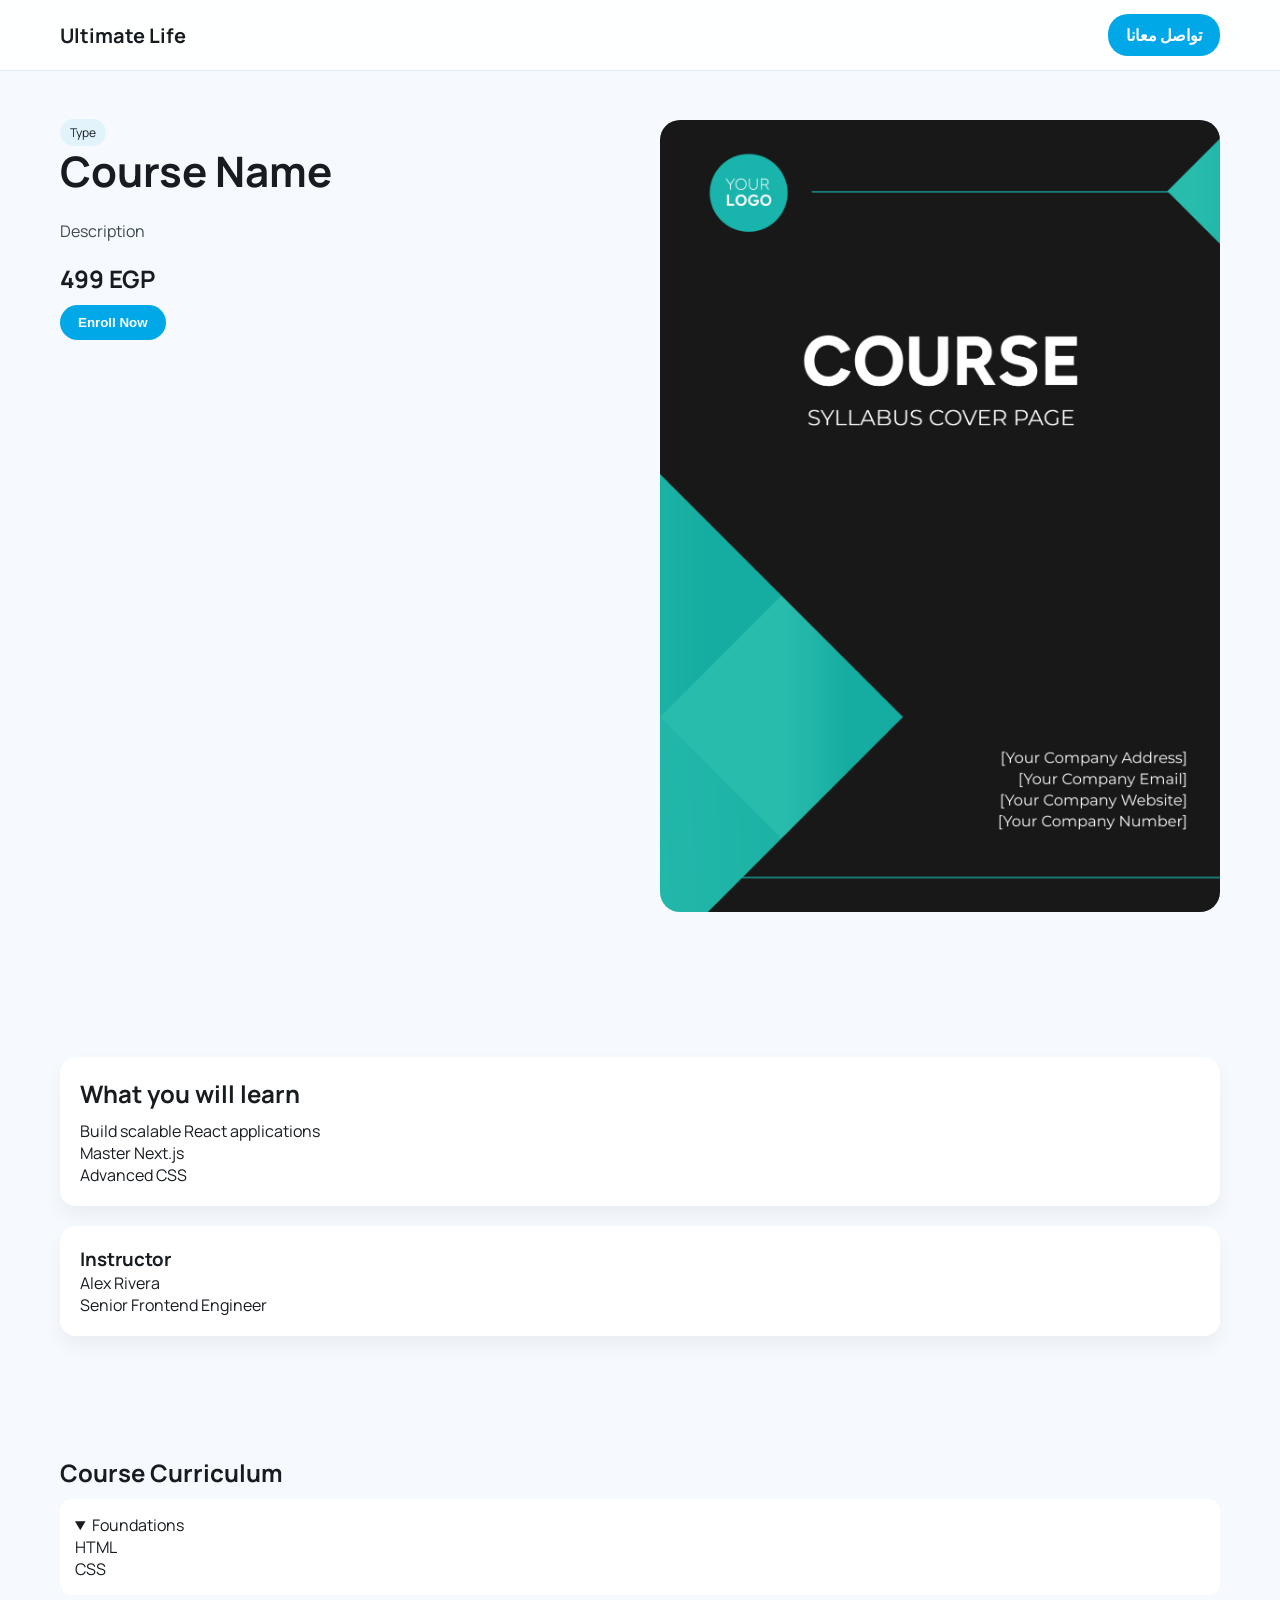
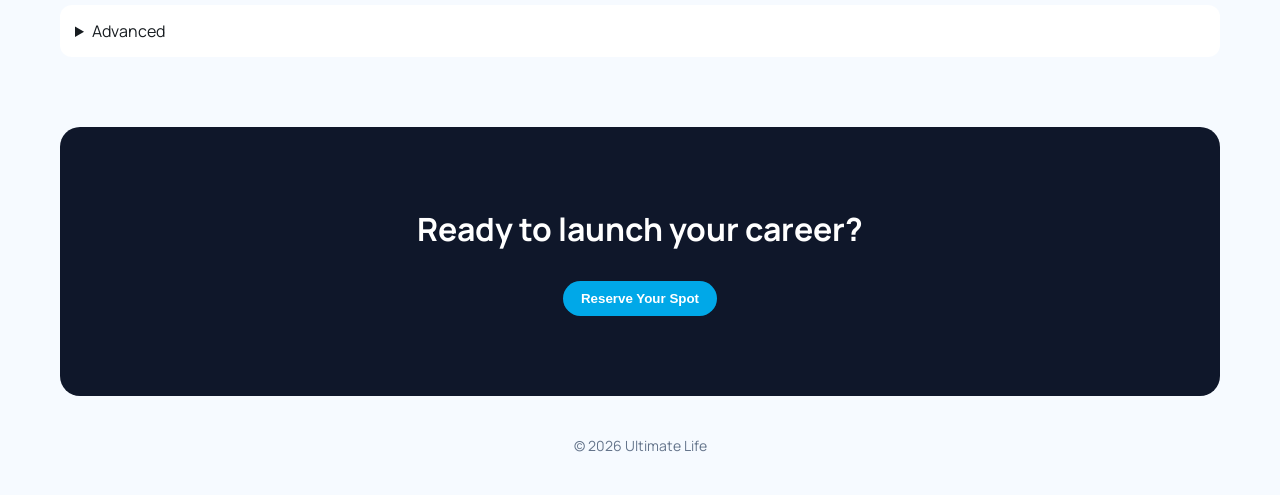
<file: course-template.html>
<!doctype html>
<html lang="en">
  <head>
    <meta charset="utf-8" />
    <meta name="viewport" content="width=device-width, initial-scale=1.0" />
    <title>Course Name | Ultimate Life</title>

    <link
      href="https://fonts.googleapis.com/css2?family=Lexend:wght@400;600;700&family=Manrope:wght@400;500;600;700&display=swap"
      rel="stylesheet"
    />
    <link rel="stylesheet" href="/css/course.css" />
    <link rel="stylesheet" href="/css/style.css">
    <script src="/js/header.js"></script>

  </head>

  <body>
  <div id="header"></div>

    <main class="container">
      <!-- HERO -->
      <section class="hero">
        <div>
          <span class="tag">Type</span>
          <h1>Course Name</h1>
          <p>Description</p>
          <h2>499 EGP</h2>
          <button class="btn">Enroll Now</button>
        </div>

        <div>
          <img
            src="pics/course-temp.jpg"
          />
        </div>
      </section>

      <!-- DETAILS -->
      <section class="section">
        <div class="grid">
          <div class="card">
            <h2>What you will learn</h2>
            <p>Build scalable React applications</p>
            <p>Master Next.js</p>
            <p>Advanced CSS</p>
          </div>

          <div class="card">
            <h3>Instructor</h3>
            <p>Alex Rivera</p>
            <p>Senior Frontend Engineer</p>
          </div>
        </div>
      </section>

      <!-- CURRICULUM -->
      <section class="section">
        <h2>Course Curriculum</h2>

        <details open>
          <summary>Foundations</summary>
          <p>HTML</p>
          <p>CSS</p>
        </details>

        <details>
          <summary>Advanced</summary>
          <p>React</p>
        </details>
      </section>

      <!-- CTA -->
      <section class="cta">
        <h2>Ready to launch your career?</h2>
        <button class="btn">Reserve Your Spot</button>
      </section>
    </main>

    <footer>© 2026 Ultimate Life</footer>
  </body>
</html>
</file>
<file: css/course.css>
/* ===== ROOT ===== */
:root {
  --primary: #00a8e8;
  --bg: #f6faff;
  --text: #171c20;
  --muted: #3e4850;
  --card: #ffffff;
  --border: #e2e8f0;
}

/* RESET */
* {
  margin: 0;
  padding: 0;
  box-sizing: border-box;
}

body {
  font-family: "Manrope", sans-serif;
  background: var(--bg);
  color: var(--text);
}

/* CONTAINER */
.container {
  max-width: 1200px;
  margin: auto;
  padding: 0 20px;
}

/* HERO */
.hero {
  display: grid;
  grid-template-columns: 1fr 1fr;
  gap: 40px;
  padding: 80px 0;
}

.hero h1 {
  font-size: 36px;
  margin-bottom: 20px;
}

.hero p {
  color: var(--muted);
}

.hero img {
  width: 100%;
  border-radius: 16px;
}

/* GRID */
.grid {
  display: grid;
  gap: 20px;
}

/* CARD */
.card {
  background: #fff;
  border-radius: 16px;
  padding: 20px;
  box-shadow: 0 10px 20px rgba(0, 0, 0, 0.05);
}

/* TAGS */
.tag {
  background: #e2f3fb;
  padding: 5px 10px;
  border-radius: 20px;
  font-size: 12px;
}

/* SECTION */
.section {
  padding: 60px 0;
}

/* ACCORDION */
details {
  background: #fff;
  border-radius: 12px;
  margin-bottom: 10px;
  padding: 15px;
}

/* CTA */
.cta {
  background: #111;
  color: #fff;
  padding: 60px;
  text-align: center;
  border-radius: 20px;
}

/* FOOTER */
footer {
  padding: 40px;
  text-align: center;
  color: #64748b;
}

h2 {
  padding-bottom: 10px;
}
</file>
<file: css/style.css>
/* ===== ROOT ===== */
:root {
  --primary: #00a8e8;
  --bg: #f6faff;
  --text: #171c20;
  --muted: #3e4850;
  --card: #ffffff;
  --border: #e2e8f0;
}

/* RESET */
* {
  margin: 0;
  padding: 0;
  box-sizing: border-box;
}

body {
  font-family: "Manrope", sans-serif;
  background: var(--bg);
  color: var(--text);
}

/* CONTAINER */
.container {
  max-width: 1200px;
  margin: auto;
  padding: 0 20px;
}

/* HEADER */
header {
  position: fixed;
  top: 0;
  width: 100%;
  background: rgba(255, 255, 255, 0.9);
  backdrop-filter: blur(10px);
  border-bottom: 1px solid var(--border);
}

.nav {
  display: flex;
  justify-content: space-between;
  align-items: center;
  height: 70px;
}

.logo {
  font-weight: 700;
  font-size: 20px;
}

.nav-links {
  display: flex;
  gap: 25px;
}

.nav-links a {
  text-decoration: none;
  color: var(--muted);
}

.btn {
  background: var(--primary);
  color: #fff;
  padding: 10px 18px;
  border-radius: 20px;
  text-decoration: none;
  font-weight: 600;
  border: none;
}
.btn:hover {
  opacity: 0.5;
  cursor: pointer;
}

/* HERO */
.hero {
  padding: 120px 0 80px;
}

.hero-grid {
  display: grid;
  grid-template-columns: 1fr 1fr;
  gap: 40px;
  align-items: center;
}

.hero h1 {
  font-size: 42px;
  margin-bottom: 20px;
}

.hero p {
  color: var(--muted);
  margin-bottom: 20px;
}

.hero img {
  width: 100%;
  border-radius: 20px;
}

/* COURSES */
.courses {
  padding: 60px 0;
  background: #f1f5f9;
}

.course-grid {
  display: grid;
  grid-template-columns: repeat(3, 1fr);
  gap: 20px;
}
.contact {
  display: flex;
  align-items: center;
  justify-content: center;
  flex-direction: column;
}
.card-contact {
  width: fit-content;
  padding: 30px;
  display: flex;
  flex-direction: column;
  gap: 12px;
  justify-content: center;
}
.cards-contact {
  display: flex;
  gap: 15px;
}
.card {
  background: var(--card);
  border-radius: 16px;
  overflow: hidden;
  box-shadow: 0 10px 20px rgba(0, 0, 0, 0.05);
}

.card img {
  width: 100%;
  height: 160px;
  object-fit: cover;
}

.card-content {
  padding: 20px;
  display: flex;
  flex-direction: column;
  gap: 10px;
  direction: ltr;
}

.badge {
  background: var(--primary);
  color: #fff;
  padding: 4px 10px;
  border-radius: 20px;
  font-size: 12px;
  width: fit-content;
}

.price {
  font-weight: bold;
  margin-top: 10px;
  color: var(--primary);
  font-size: 20px;
}
.discount {
  text-decoration: line-through;
  text-decoration-thickness: from-font;
  text-decoration-color: red;
  color: #726a6a;
  font-weight: 100;
  font-size: 15px;
}
.price-tags {
  display: flex;
  flex-direction: column;
}

/* CTA */
.cta {
  padding: 80px 0;
  text-align: center;
  background: #0f172a;
  color: #fff;
}

.cta h2 {
  font-size: 32px;
  margin-bottom: 20px;
}

/* FOOTER */
footer {
  padding: 40px;
  text-align: center;
  font-size: 14px;
  color: #64748b;
}
.course-details {
  width: 50%;
}

ul {
  display: flex;
  justify-content: center;
  align-items: center;
  flex-direction: column;
  gap: 5px;
}
::marker {
  list-style-type: revert-layer;
}
@media only screen and (max-width: 480px) {
  .card {
    width: 21pc;
  }
  .btn {
    text-align: center;
    width: fit-content;
    height: auto;
  }
  * {
    width: 100%;
  }
  .course-grid {
    display: flex;
    flex-direction: column;
  }
  .card-contact {
    display: flex;
    justify-self: center;
    align-items: center;
    text-align: center;
  }
}
</file>
